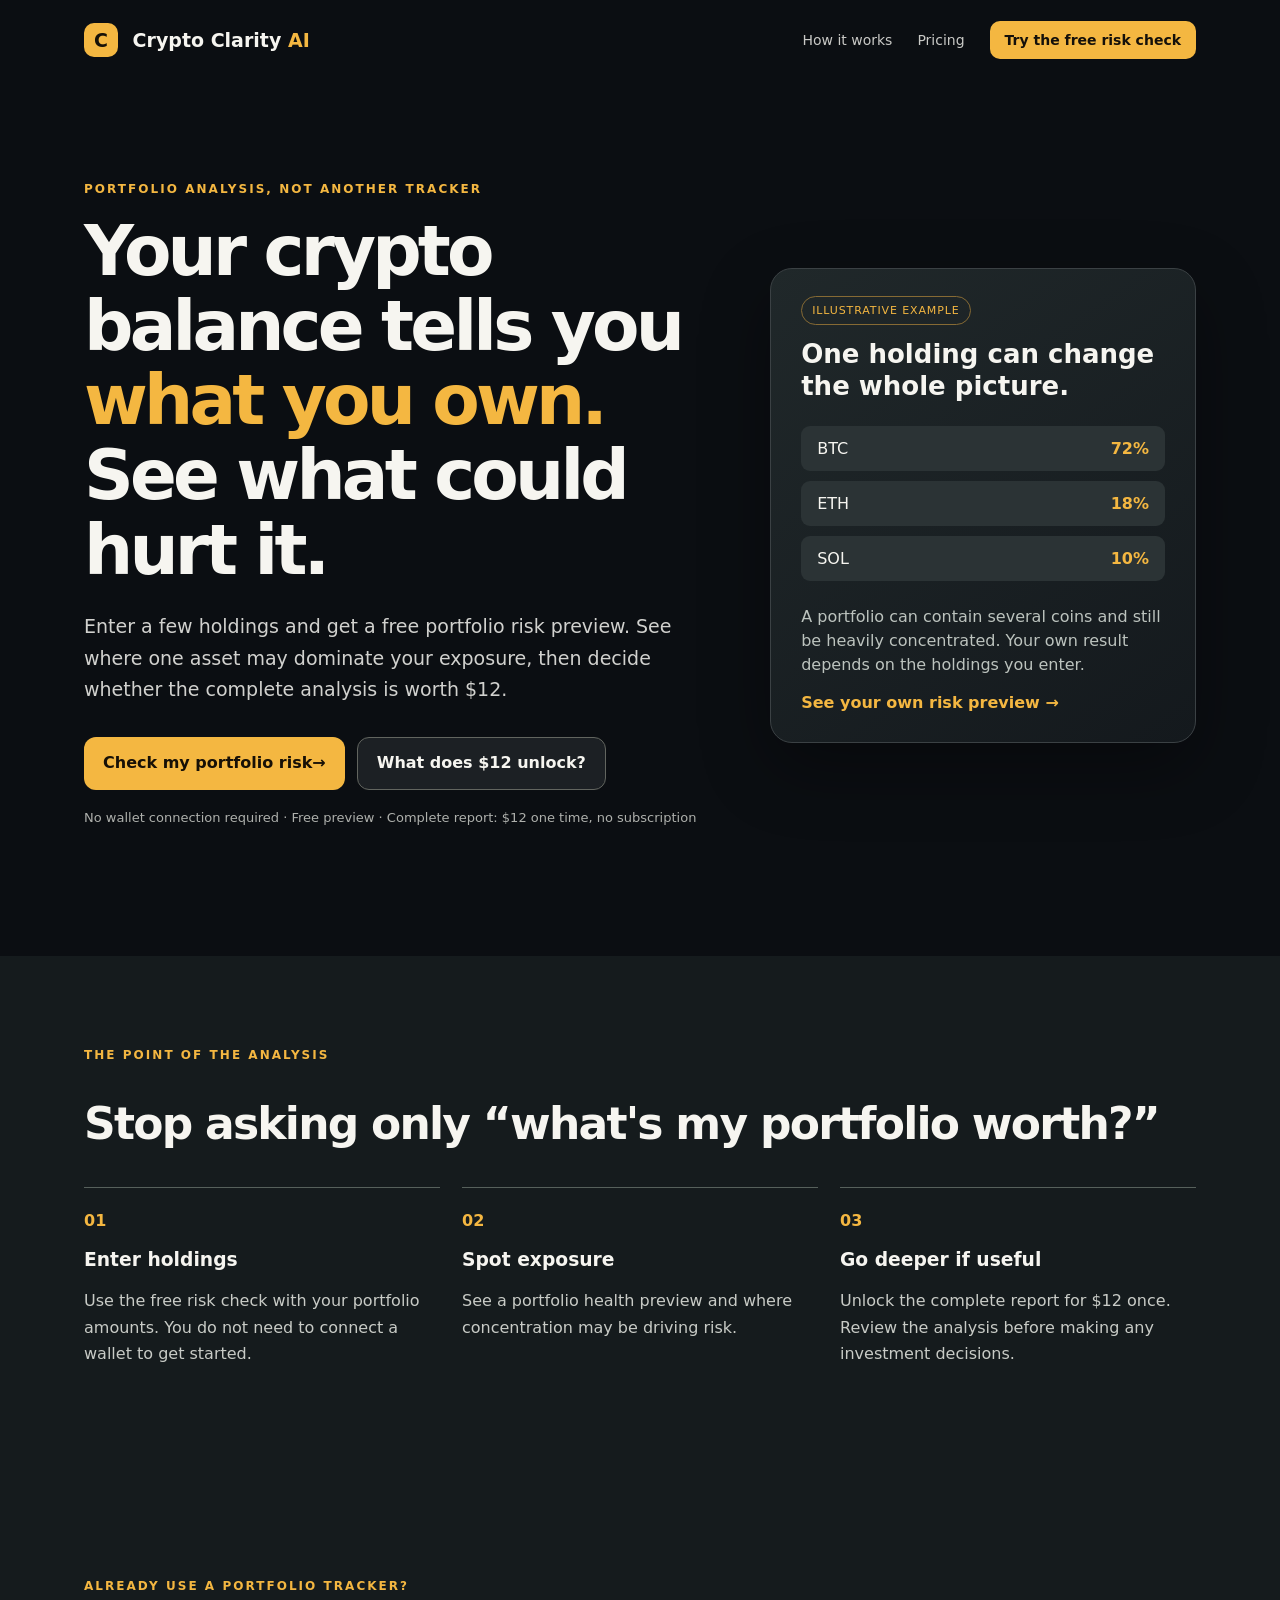
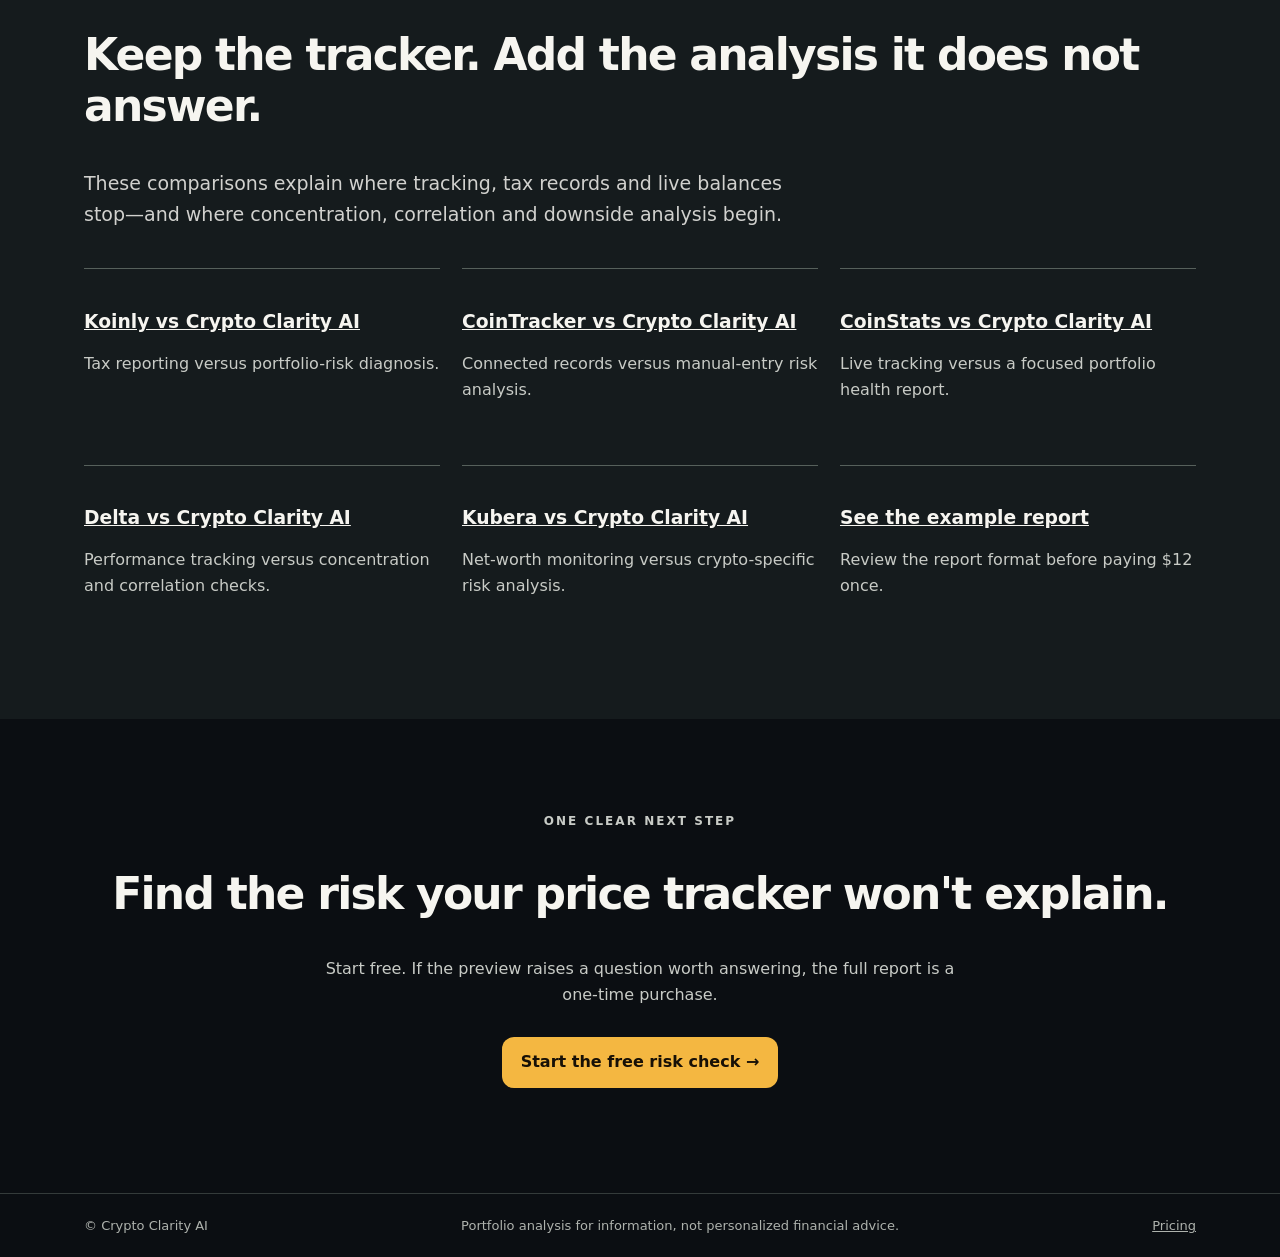
<file: index.html>
<!doctype html>
<html lang="en">
<head>
  <meta charset="utf-8">
  <meta name="viewport" content="width=device-width,initial-scale=1">
  <title>Crypto Clarity AI | Find the Risk Your Portfolio Is Hiding</title>
  <meta name="description" content="Analyze your crypto holdings for concentration and portfolio risk. Start with a free risk check, then unlock the complete report for $12 once. No subscription or wallet connection required.">
  <link rel="canonical" href="https://cryptoclarityai.com/">
  <meta property="og:type" content="website"><meta property="og:title" content="Crypto Clarity AI — analyze, don't just track"><meta property="og:description" content="Find concentration and portfolio risk in your holdings. Free preview; full report $12 once.">
  <meta property="og:url" content="https://cryptoclarityai.com/">
  <link rel="stylesheet" href="/offer-repair.css">
  <script async src="https://www.googletagmanager.com/gtag/js?id=G-L8SCC251CS"></script>
  <script>window.dataLayer=window.dataLayer||[];function gtag(){dataLayer.push(arguments)}gtag('js',new Date());gtag('config','G-L8SCC251CS');</script>
  <script type="application/ld+json">{"@context":"https://schema.org","@graph":[{"@type":"Organization","name":"Crypto Clarity AI","url":"https://cryptoclarityai.com/"},{"@type":"SoftwareApplication","name":"Crypto Clarity AI","applicationCategory":"FinanceApplication","operatingSystem":"Web","url":"https://cryptoclarityai.com/","description":"Crypto portfolio risk analyzer for concentration, correlation and hypothetical downside scenarios. Manual-entry preview; no wallet connection required.","offers":{"@type":"Offer","price":"12","priceCurrency":"USD","availability":"https://schema.org/InStock","url":"https://cryptoclarityai.com/pricing","description":"One-time lifetime access to the complete portfolio report; no subscription."}}]}</script>
</head>
<body>
  <a class="skip" href="#main">Skip to content</a>
  <header class="top"><a class="brand" href="/" aria-label="Crypto Clarity AI home"><span class="mark">C</span> Crypto Clarity <span class="muted">AI</span></a><nav aria-label="Main"><a href="#how">How it works</a><a href="/pricing">Pricing</a><a class="navcta" data-demo href="https://app.cryptoclarityai.com/demo">Try the free risk check</a></nav></header>
  <main id="main">
    <section class="hero wrap">
      <div class="hero-copy"><p class="eyebrow">PORTFOLIO ANALYSIS, NOT ANOTHER TRACKER</p><h1>Your crypto balance tells you <em>what you own.</em> See what could hurt it.</h1><p class="lead">Enter a few holdings and get a free portfolio risk preview. See where one asset may dominate your exposure, then decide whether the complete analysis is worth $12.</p><div class="actions"><a class="button primary" data-demo href="https://app.cryptoclarityai.com/demo">Check my portfolio risk <span aria-hidden="true">→</span></a><a class="button secondary" href="/pricing">What does $12 unlock?</a></div><p class="small">No wallet connection required · Free preview · Complete report: $12 one time, no subscription</p></div>
      <div class="card preview" aria-label="Illustrative portfolio risk preview"><span class="chip">ILLUSTRATIVE EXAMPLE</span><h2>One holding can change the whole picture.</h2><div class="sample"><div><span>BTC</span><strong>72%</strong></div><div><span>ETH</span><strong>18%</strong></div><div><span>SOL</span><strong>10%</strong></div></div><p class="notice">A portfolio can contain several coins and still be heavily concentrated. Your own result depends on the holdings you enter.</p><a data-demo href="https://app.cryptoclarityai.com/demo">See your own risk preview →</a></div>
    </section>
    <section class="band" id="how"><div class="wrap"><p class="eyebrow">THE POINT OF THE ANALYSIS</p><h2>Stop asking only “what's my portfolio worth?”</h2><div class="grid"><article><span class="num">01</span><h3>Enter holdings</h3><p>Use the free risk check with your portfolio amounts. You do not need to connect a wallet to get started.</p></article><article><span class="num">02</span><h3>Spot exposure</h3><p>See a portfolio health preview and where concentration may be driving risk.</p></article><article><span class="num">03</span><h3>Go deeper if useful</h3><p>Unlock the complete report for $12 once. Review the analysis before making any investment decisions.</p></article></div></div></section>
    <section class="band" aria-labelledby="compare-heading"><div class="wrap"><p class="eyebrow">ALREADY USE A PORTFOLIO TRACKER?</p><h2 id="compare-heading">Keep the tracker. Add the analysis it does not answer.</h2><p class="lead">These comparisons explain where tracking, tax records and live balances stop—and where concentration, correlation and downside analysis begin.</p><div class="grid"><article><h3><a href="/crypto-clarity-vs-koinly">Koinly vs Crypto Clarity AI</a></h3><p>Tax reporting versus portfolio-risk diagnosis.</p></article><article><h3><a href="/crypto-clarity-vs-cointracker">CoinTracker vs Crypto Clarity AI</a></h3><p>Connected records versus manual-entry risk analysis.</p></article><article><h3><a href="/crypto-clarity-vs-coinstats">CoinStats vs Crypto Clarity AI</a></h3><p>Live tracking versus a focused portfolio health report.</p></article><article><h3><a href="/crypto-clarity-vs-delta">Delta vs Crypto Clarity AI</a></h3><p>Performance tracking versus concentration and correlation checks.</p></article><article><h3><a href="/crypto-clarity-vs-kubera">Kubera vs Crypto Clarity AI</a></h3><p>Net-worth monitoring versus crypto-specific risk analysis.</p></article><article><h3><a href="/example-portfolio-report">See the example report</a></h3><p>Review the report format before paying $12 once.</p></article></div></div></section>
    <section class="wrap close"><p class="eyebrow">ONE CLEAR NEXT STEP</p><h2>Find the risk your price tracker won't explain.</h2><p>Start free. If the preview raises a question worth answering, the full report is a one-time purchase.</p><a class="button primary" data-demo href="https://app.cryptoclarityai.com/demo">Start the free risk check →</a></section>
  </main>
  <footer><div class="wrap foot"><span>© Crypto Clarity AI</span><span>Portfolio analysis for information, not personalized financial advice.</span><a href="/pricing">Pricing</a></div></footer>
  <script src="/offer-repair.js" defer></script>
</body></html>
</file>
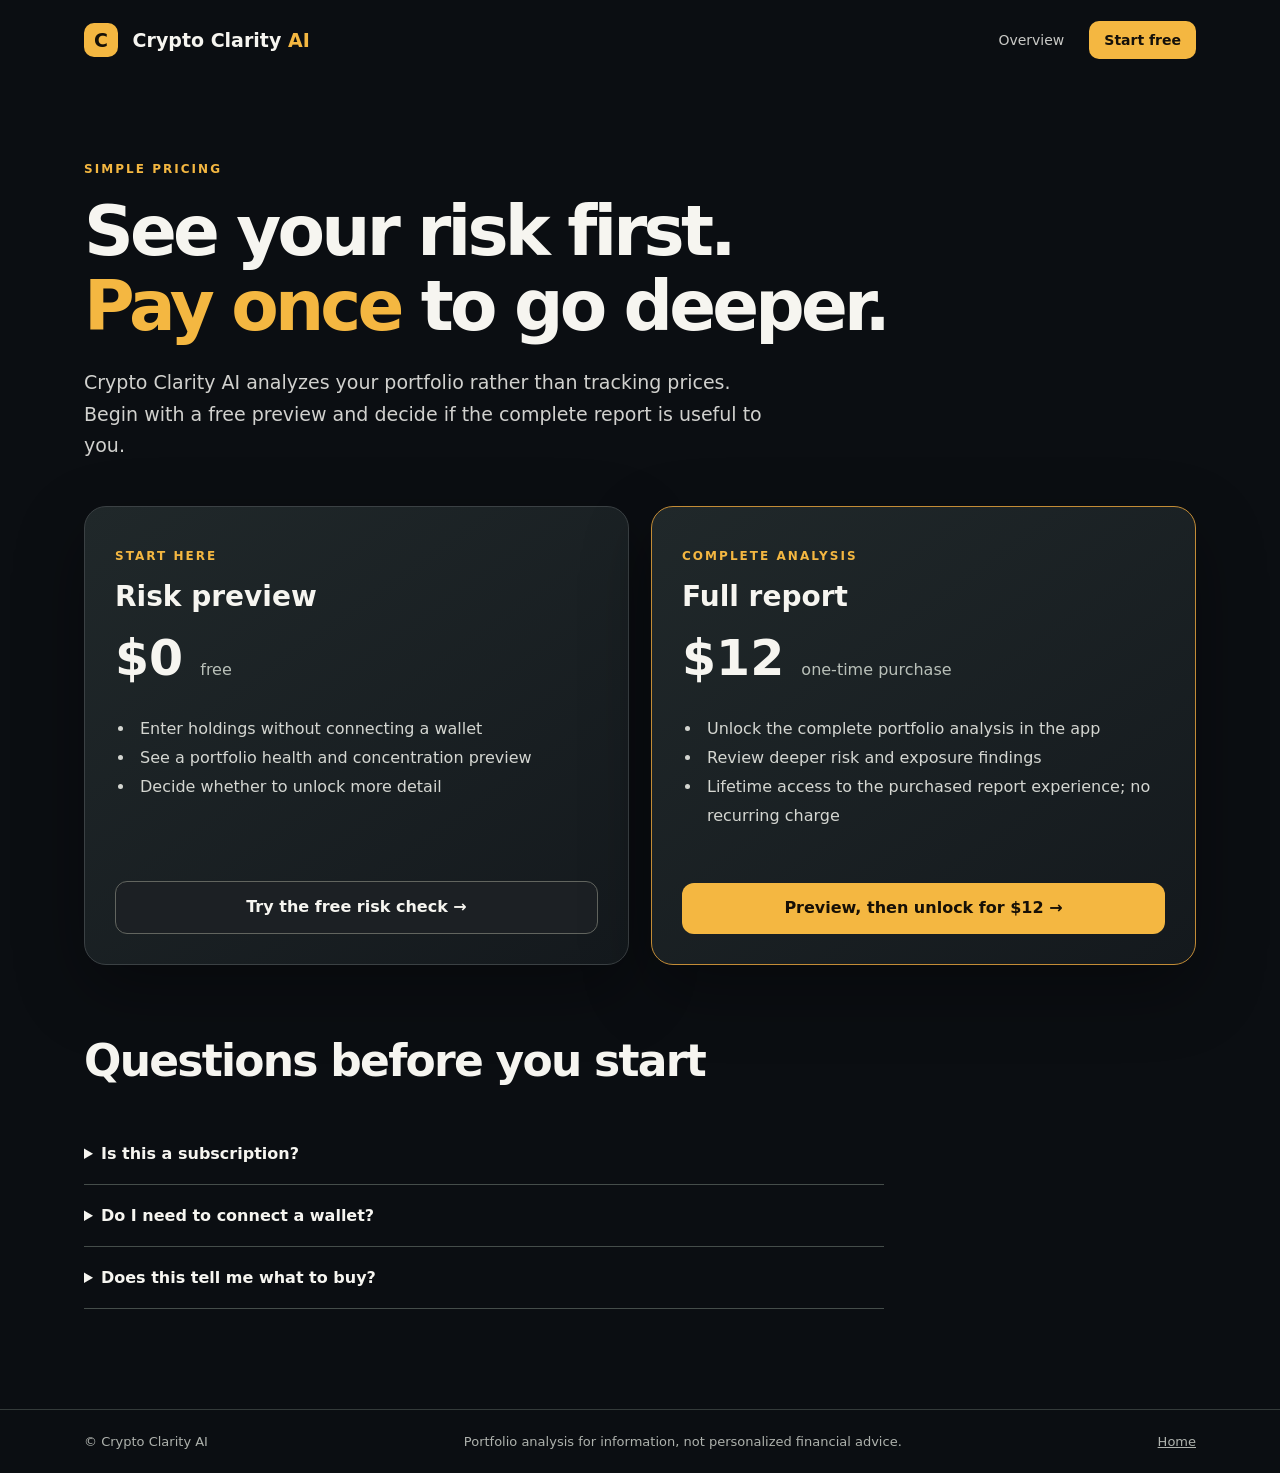
<file: pricing/index.html>
<!doctype html>
<html lang="en">
<head>
  <meta charset="utf-8"><meta name="viewport" content="width=device-width,initial-scale=1">
  <title>Pricing | $12 One-Time Full Report | Crypto Clarity AI</title>
  <meta name="description" content="Try the Crypto Clarity AI risk preview for free. Unlock the complete crypto portfolio analysis for $12 one time with no subscription.">
  <link rel="canonical" href="https://cryptoclarityai.com/pricing">
  <meta property="og:type" content="website"><meta property="og:title" content="Crypto Clarity AI pricing — $12 once"><meta property="og:description" content="Free portfolio risk preview; complete analysis for a $12 one-time purchase. No subscription.">
  <meta property="og:url" content="https://cryptoclarityai.com/pricing">
  <link rel="stylesheet" href="/offer-repair.css">
  <script async src="https://www.googletagmanager.com/gtag/js?id=G-L8SCC251CS"></script>
  <script>window.dataLayer=window.dataLayer||[];function gtag(){dataLayer.push(arguments)}gtag('js',new Date());gtag('config','G-L8SCC251CS');</script>
</head>
<body>
  <a class="skip" href="#main">Skip to content</a>
  <header class="top"><a class="brand" href="/" aria-label="Crypto Clarity AI home"><span class="mark">C</span> Crypto Clarity <span class="muted">AI</span></a><nav aria-label="Main"><a href="/">Overview</a><a class="navcta" data-demo href="https://app.cryptoclarityai.com/demo">Start free</a></nav></header>
  <main id="main" class="wrap pricing"><p class="eyebrow">SIMPLE PRICING</p><h1>See your risk first.<br><em>Pay once</em> to go deeper.</h1><p class="lead">Crypto Clarity AI analyzes your portfolio rather than tracking prices. Begin with a free preview and decide if the complete report is useful to you.</p><div class="plans">
    <article class="card plan"><p class="eyebrow">START HERE</p><h2>Risk preview</h2><p class="price">$0 <span>free</span></p><ul><li>Enter holdings without connecting a wallet</li><li>See a portfolio health and concentration preview</li><li>Decide whether to unlock more detail</li></ul><a class="button secondary" data-demo href="https://app.cryptoclarityai.com/demo">Try the free risk check →</a></article>
    <article class="card plan featured"><p class="eyebrow">COMPLETE ANALYSIS</p><h2>Full report</h2><p class="price">$12 <span>one-time purchase</span></p><ul><li>Unlock the complete portfolio analysis in the app</li><li>Review deeper risk and exposure findings</li><li>Lifetime access to the purchased report experience; no recurring charge</li></ul><a class="button primary" data-demo href="https://app.cryptoclarityai.com/demo">Preview, then unlock for $12 →</a></article>
  </div><section class="faq"><h2>Questions before you start</h2><details><summary>Is this a subscription?</summary><p>No. The full report is $12 once. The preview is free.</p></details><details><summary>Do I need to connect a wallet?</summary><p>No wallet connection is required to enter holdings for the risk check.</p></details><details><summary>Does this tell me what to buy?</summary><p>No. It surfaces portfolio risk for your review. It is informational analysis, not personalized financial advice.</p></details></section></main>
  <footer><div class="wrap foot"><span>© Crypto Clarity AI</span><span>Portfolio analysis for information, not personalized financial advice.</span><a href="/">Home</a></div></footer>
  <script src="/offer-repair.js" defer></script>
</body></html>
</file>
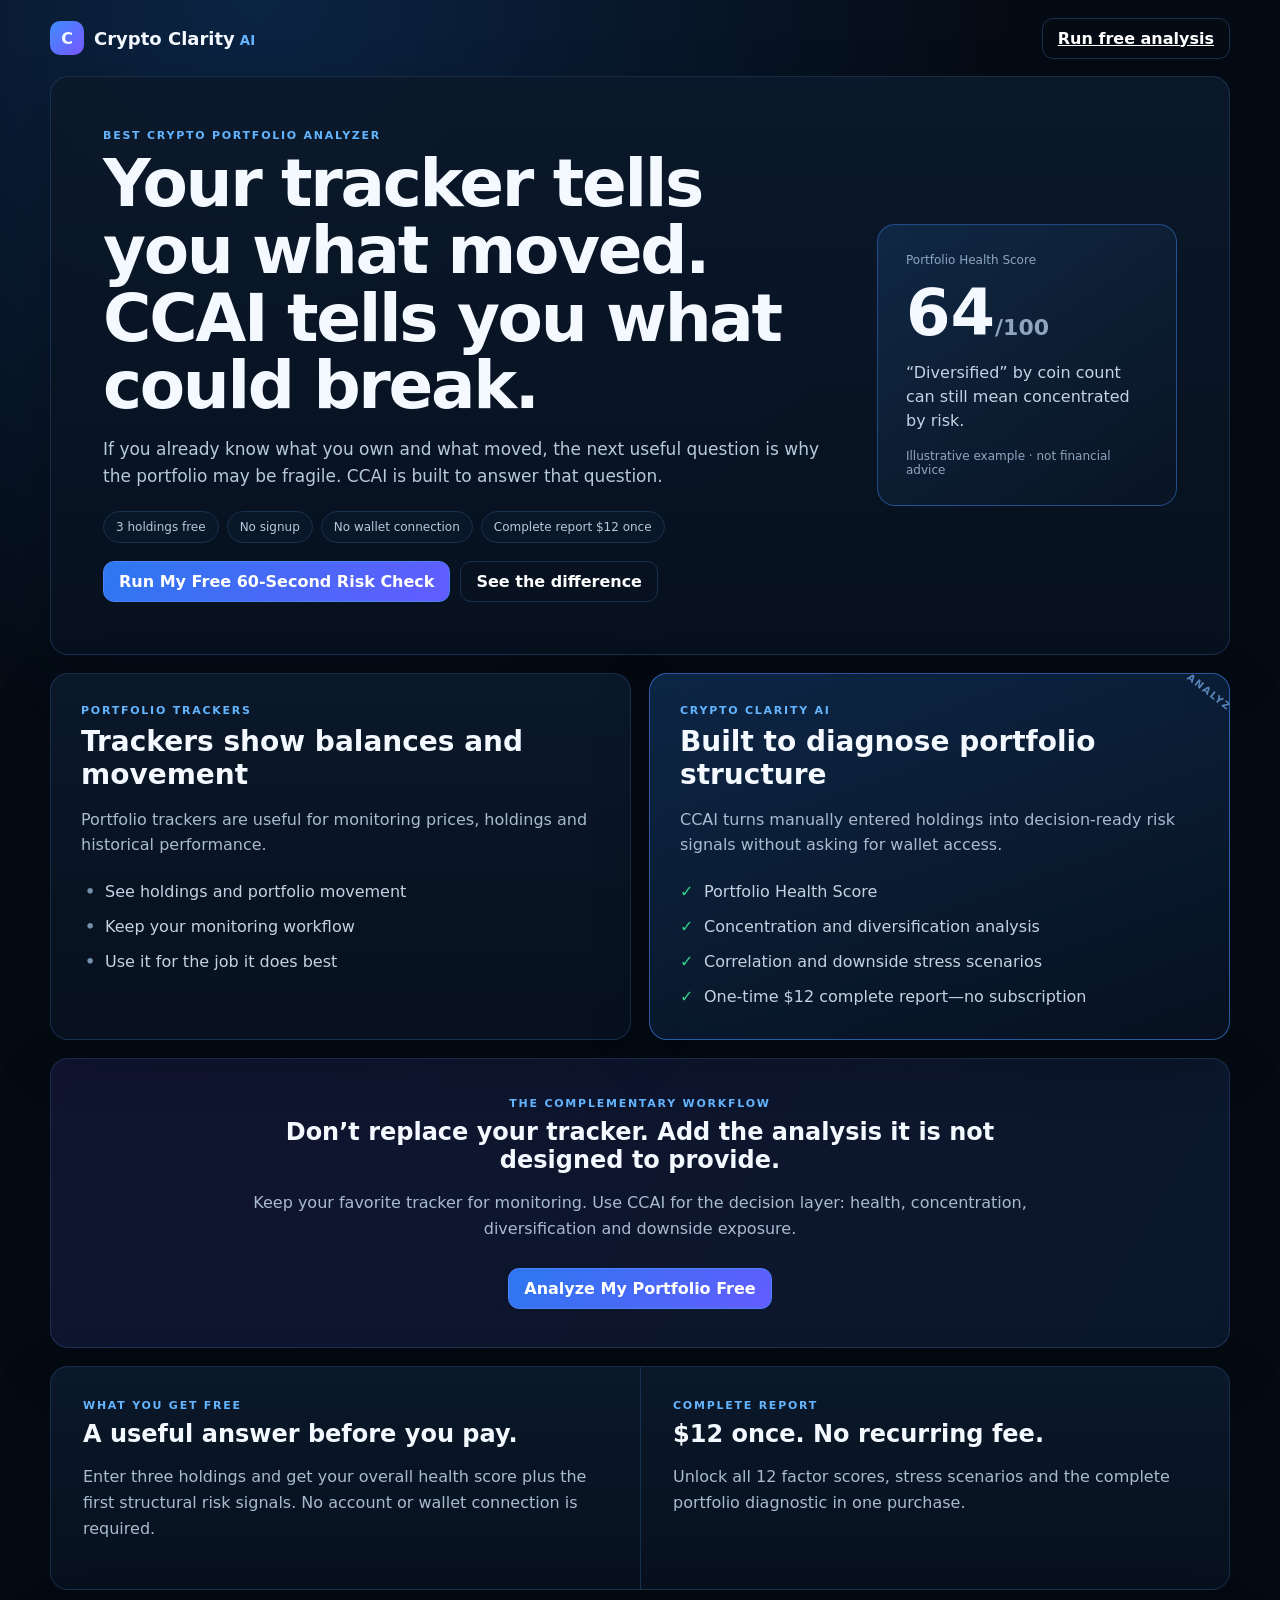
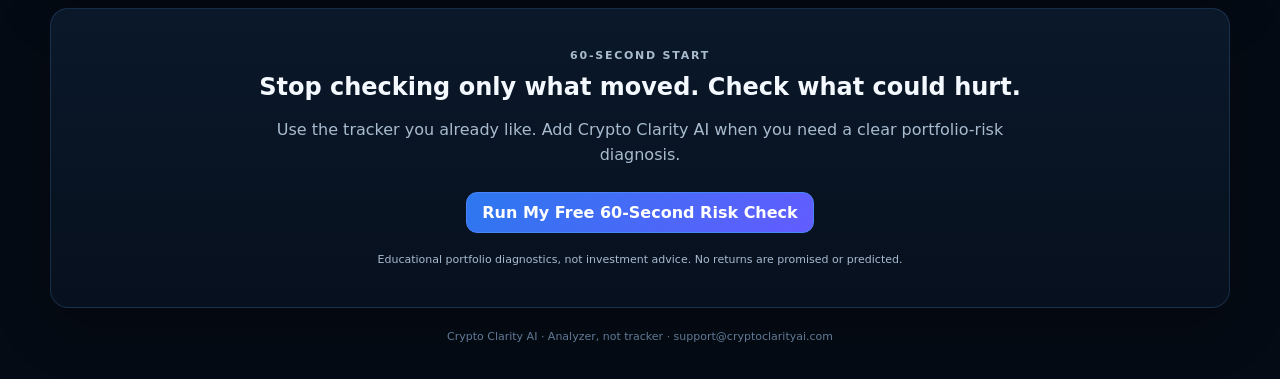
<file: compare.html>
<!doctype html>
<html lang="en">
<head>
  <meta charset="UTF-8" />
  <meta name="viewport" content="width=device-width, initial-scale=1.0" />
  <meta name="theme-color" content="#07111f" />
  <meta name="description" id="meta-description" content="Compare crypto portfolio tracking with Crypto Clarity AI's one-time portfolio risk analysis." />
  <link rel="canonical" id="canonical-link" href="https://app.cryptoclarityai.com/compare/best-crypto-portfolio-analyzer" />
  <meta property="og:title" id="og-title" content="Crypto Portfolio Analyzer vs Trackers | Crypto Clarity AI" />
  <meta property="og:description" id="og-description" content="Your tracker shows what moved. CCAI analyzes what could break." />
  <meta property="og:url" id="og-url" content="https://app.cryptoclarityai.com/compare/best-crypto-portfolio-analyzer" />
  <title>Crypto Portfolio Analyzer vs Trackers | Crypto Clarity AI</title>
  <link rel="stylesheet" href="/styles.css" />
  <script>
    !function(t,e){var o,n,p,r;e.__SV||(window.posthog=e,e._i=[],e.init=function(i,s,a){function g(t,e){var o=e.split(".");2==o.length&&(t=t[o[0]],e=o[1]),t[e]=function(){t.push([e].concat(Array.prototype.slice.call(arguments,0)))}}(p=t.createElement("script")).type="text/javascript",p.crossOrigin="anonymous",p.async=!0,p.src=s.api_host.replace(".i.posthog.com","-assets.i.posthog.com")+"/static/array.js",(r=t.getElementsByTagName("script")[0]).parentNode.insertBefore(p,r);var u=e;for(void 0!==a?u=e[a]=[]:a="posthog",u.people=u.people||[],u.toString=function(t){var e="posthog";return"posthog"!==a&&(e+="."+a),t||(e+=" (stub)"),e},u.people.toString=function(){return u.toString(1)+".people (stub)"},o="capture identify alias people.set people.set_once set_config register register_once unregister opt_out_capturing has_opted_out_capturing opt_in_capturing reset isFeatureEnabled onFeatureFlags getFeatureFlag getFeatureFlagPayload reloadFeatureFlags group updateEarlyAccessFeatureEnrollment getEarlyAccessFeatures getActiveMatchingSurveys getSurveys getNextSurveyStep onSessionId".split(" "),n=0;n<o.length;n++)g(u,o[n]);e._i.push([i,s,a])},e.__SV=1)}(document,window.posthog||[]);
    posthog.init('phc_yfGj2gCW6GdiF2PmV78kYWiWhodFVHKrC2s2zm96a6wd',{
      api_host:'https://us.i.posthog.com',defaults:'2026-05-30',autocapture:false,
      capture_pageview:true,capture_pageleave:true,disable_session_recording:true,
      persistence:'localStorage',person_profiles:'identified_only'
    });
    posthog.register({product:'crypto_clarity_ai',surface:'competitor_comparison',tracking_version:'ccai-funnel-v2'});
  </script>
</head>
<body>
  <div class="app-shell comparison-page">
    <header class="topbar">
      <a class="brand" href="/demo" aria-label="Crypto Clarity AI analyzer">
        <span class="brand-mark">C</span>
        <span><strong>Crypto Clarity</strong><small>AI</small></span>
      </a>
      <a class="btn btn-ghost comparison-cta" href="/demo?utm_source=comparison&amp;utm_medium=organic&amp;utm_campaign=competitor_exit_ramp&amp;utm_content=best_analyzer" data-location="nav">Run free analysis</a>
    </header>

    <main>
      <section class="panel comparison-hero">
        <div>
          <p class="eyebrow" id="comparison-eyebrow">TRACKER VS ANALYZER</p>
          <h1>Your tracker tells you what moved. CCAI tells you what could break.</h1>
          <p class="hero-copy" id="comparison-intro">Keep your current tracker for monitoring. Use Crypto Clarity AI when you want a focused diagnosis of concentration, diversification and downside risk across your holdings.</p>
          <div class="hero-badges">
            <span>3 holdings free</span><span>No signup</span><span>No wallet connection</span><span>Complete report $12 once</span>
          </div>
          <div class="hero-actions">
            <a class="btn btn-primary comparison-cta" href="/demo?utm_source=comparison&amp;utm_medium=organic&amp;utm_campaign=competitor_exit_ramp&amp;utm_content=best_analyzer" data-location="hero">Run My Free 60-Second Risk Check</a>
            <a class="btn btn-ghost" href="#difference">See the difference</a>
          </div>
        </div>
        <aside class="comparison-score-card" aria-label="Illustrative portfolio health score">
          <span>Portfolio Health Score</span>
          <strong>64<span>/100</span></strong>
          <p>“Diversified” by coin count can still mean concentrated by risk.</p>
          <small>Illustrative example · not financial advice</small>
        </aside>
      </section>

      <section id="difference" class="comparison-grid">
        <article class="panel comparison-card tracker-card">
          <p class="eyebrow" id="competitor-label">YOUR CURRENT TOOL</p>
          <h2 id="competitor-job-title">Built to monitor your portfolio</h2>
          <p id="competitor-job-copy">Useful for balances, prices and portfolio history.</p>
          <ul class="comparison-list">
            <li>See holdings and portfolio movement</li>
            <li>Keep your monitoring workflow</li>
            <li>Use it for the job it does best</li>
          </ul>
        </article>
        <article class="panel comparison-card analyzer-card">
          <p class="eyebrow">CRYPTO CLARITY AI</p>
          <h2>Built to diagnose portfolio structure</h2>
          <p>CCAI turns manually entered holdings into decision-ready risk signals without asking for wallet access.</p>
          <ul class="comparison-list check-list-compact">
            <li>Portfolio Health Score</li>
            <li>Concentration and diversification analysis</li>
            <li>Correlation and downside stress scenarios</li>
            <li>One-time $12 complete report—no subscription</li>
          </ul>
        </article>
      </section>

      <section class="panel bridge-card">
        <p class="eyebrow">THE COMPLEMENTARY WORKFLOW</p>
        <h2 id="bridge-title">Don’t replace your tracker. Add the analysis it is not designed to provide.</h2>
        <p id="bridge-copy">Track day to day in your existing tool. Run CCAI before reallocating, adding a new position or checking whether several coins are really one correlated bet.</p>
        <a class="btn btn-primary comparison-cta" href="/demo?utm_source=comparison&amp;utm_medium=organic&amp;utm_campaign=competitor_exit_ramp&amp;utm_content=best_analyzer" data-location="bridge">Analyze My Portfolio Free</a>
      </section>

      <section class="panel comparison-proof">
        <div>
          <p class="eyebrow">WHAT YOU GET FREE</p>
          <h2>A useful answer before you pay.</h2>
          <p>Enter three holdings and get your overall health score plus the first structural risk signals. No account or wallet connection is required.</p>
        </div>
        <div>
          <p class="eyebrow">COMPLETE REPORT</p>
          <h2>$12 once. No recurring fee.</h2>
          <p>Unlock all 12 factor scores, stress scenarios and the complete portfolio diagnostic in one purchase.</p>
        </div>
      </section>

      <section class="panel final-cta">
        <p class="eyebrow">60-SECOND START</p>
        <h2>Stop checking only what moved. Check what could hurt.</h2>
        <p>Use the tracker you already like. Add Crypto Clarity AI when you need a clear portfolio-risk diagnosis.</p>
        <a class="btn btn-primary comparison-cta" href="/demo?utm_source=comparison&amp;utm_medium=organic&amp;utm_campaign=competitor_exit_ramp&amp;utm_content=best_analyzer" data-location="final">Run My Free 60-Second Risk Check</a>
        <p class="status-note">Educational portfolio diagnostics, not investment advice. No returns are promised or predicted.</p>
      </section>
    </main>

    <footer>Crypto Clarity AI · Analyzer, not tracker · support@cryptoclarityai.com</footer>
  </div>
  <script src="/compare.js"></script>
</body>
</html>
</file>
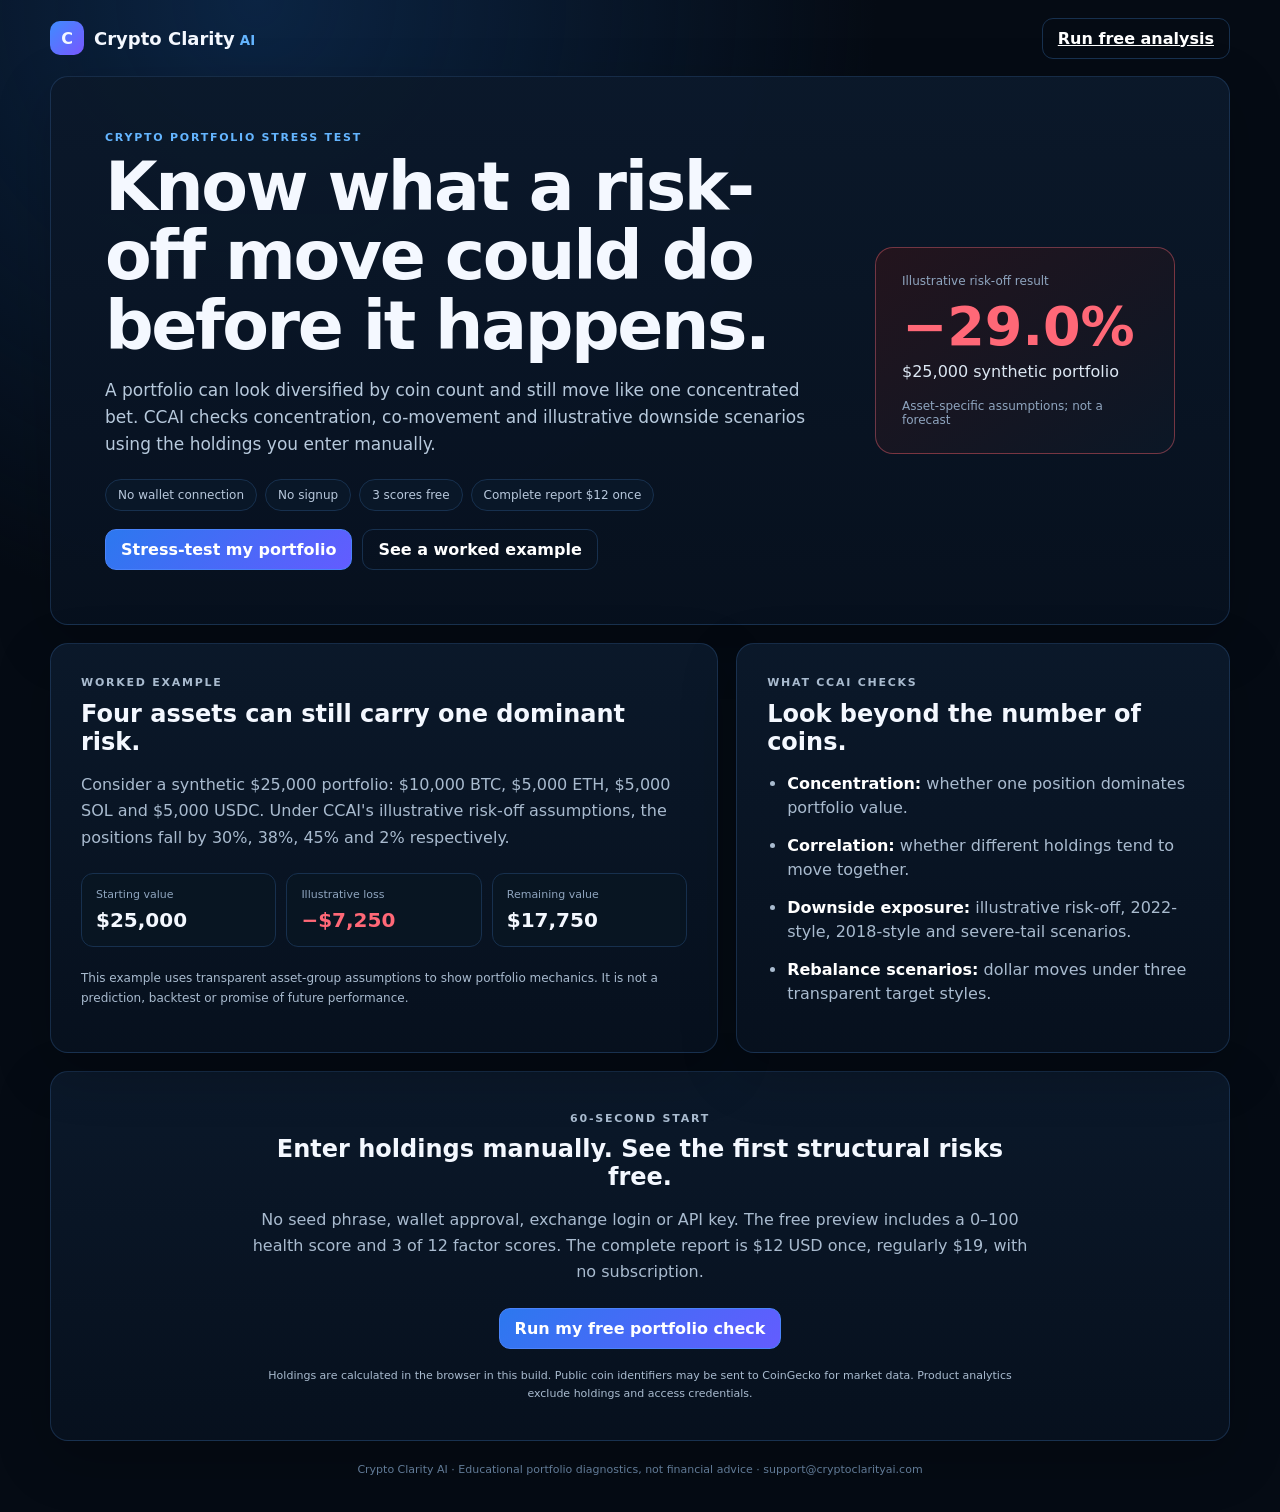
<file: stress-test.html>
<!doctype html>
<html lang="en">
<head>
  <meta charset="UTF-8" />
  <meta name="viewport" content="width=device-width, initial-scale=1.0" />
  <meta name="theme-color" content="#07111f" />
  <meta name="description" content="See how concentration and correlated holdings can amplify a crypto selloff. Run a free CCAI portfolio health preview without connecting a wallet." />
  <link rel="canonical" href="https://app.cryptoclarityai.com/stress-test" />
  <meta property="og:title" content="How exposed is your crypto portfolio to the next risk-off move?" />
  <meta property="og:description" content="A practical crypto portfolio stress-test guide from Crypto Clarity AI." />
  <meta property="og:url" content="https://app.cryptoclarityai.com/stress-test" />
  <title>Crypto Portfolio Stress Test Guide | Crypto Clarity AI</title>
  <link rel="stylesheet" href="./styles.css" />
  <script>
    !function(t,e){var o,n,p,r;e.__SV||(window.posthog=e,e._i=[],e.init=function(i,s,a){function g(t,e){var o=e.split(".");2==o.length&&(t=t[o[0]],e=o[1]),t[e]=function(){t.push([e].concat(Array.prototype.slice.call(arguments,0)))}}(p=t.createElement("script")).type="text/javascript",p.crossOrigin="anonymous",p.async=!0,p.src=s.api_host.replace(".i.posthog.com","-assets.i.posthog.com")+"/static/array.js",(r=t.getElementsByTagName("script")[0]).parentNode.insertBefore(p,r);var u=e;for(void 0!==a?u=e[a]=[]:a="posthog",u.people=u.people||[],u.toString=function(t){var e="posthog";return"posthog"!==a&&(e+="."+a),t||(e+=" (stub)"),e},u.people.toString=function(){return u.toString(1)+".people (stub)"},o="capture identify alias people.set people.set_once set_config register register_once unregister opt_out_capturing has_opted_out_capturing opt_in_capturing reset isFeatureEnabled onFeatureFlags getFeatureFlag getFeatureFlagPayload reloadFeatureFlags group updateEarlyAccessFeatureEnrollment getEarlyAccessFeatures getActiveMatchingSurveys getSurveys getNextSurveyStep onSessionId".split(" "),n=0;n<o.length;n++)g(u,o[n]);e._i.push([i,s,a])},e.__SV=1)}(document,window.posthog||[]);
    posthog.init('phc_yfGj2gCW6GdiF2PmV78kYWiWhodFVHKrC2s2zm96a6wd',{
      api_host:'https://us.i.posthog.com',defaults:'2026-05-30',autocapture:false,
      capture_pageview:true,capture_pageleave:true,disable_session_recording:true,
      persistence:'localStorage',person_profiles:'identified_only'
    });
    posthog.register({product:'crypto_clarity_ai',surface:'stress_test_campaign',tracking_version:'ccai-funnel-v2'});
  </script>
</head>
<body>
  <div class="app-shell campaign-page">
    <header class="topbar">
      <a class="brand" href="./" aria-label="Crypto Clarity AI home">
        <span class="brand-mark">C</span>
        <span><strong>Crypto Clarity</strong><small>AI</small></span>
      </a>
      <a class="btn btn-ghost" href="./?utm_source=ccai&utm_medium=owned&utm_campaign=risk_off_stress_test&utm_content=nav" data-campaign-cta="nav">Run free analysis</a>
    </header>

    <main>
      <section class="campaign-hero panel">
        <div>
          <p class="eyebrow">CRYPTO PORTFOLIO STRESS TEST</p>
          <h1>Know what a risk-off move could do before it happens.</h1>
          <p class="hero-copy">A portfolio can look diversified by coin count and still move like one concentrated bet. CCAI checks concentration, co-movement and illustrative downside scenarios using the holdings you enter manually.</p>
          <div class="hero-badges">
            <span>No wallet connection</span><span>No signup</span><span>3 scores free</span><span>Complete report $12 once</span>
          </div>
          <div class="hero-actions">
            <a class="btn btn-primary" href="./?utm_source=ccai&utm_medium=owned&utm_campaign=risk_off_stress_test&utm_content=hero" data-campaign-cta="hero">Stress-test my portfolio</a>
            <a class="btn btn-ghost" href="#example">See a worked example</a>
          </div>
        </div>
        <div class="shock-card" aria-label="Illustrative risk-off scenario">
          <span>Illustrative risk-off result</span>
          <strong>−29.0%</strong>
          <p>$25,000 synthetic portfolio</p>
          <small>Asset-specific assumptions; not a forecast</small>
        </div>
      </section>

      <section id="example" class="campaign-content">
        <article class="panel explainer-card">
          <p class="eyebrow">WORKED EXAMPLE</p>
          <h2>Four assets can still carry one dominant risk.</h2>
          <p>Consider a synthetic $25,000 portfolio: $10,000 BTC, $5,000 ETH, $5,000 SOL and $5,000 USDC. Under CCAI's illustrative risk-off assumptions, the positions fall by 30%, 38%, 45% and 2% respectively.</p>
          <div class="scenario-result">
            <div><span>Starting value</span><strong>$25,000</strong></div>
            <div><span>Illustrative loss</span><strong class="loss">−$7,250</strong></div>
            <div><span>Remaining value</span><strong>$17,750</strong></div>
          </div>
          <p class="muted small">This example uses transparent asset-group assumptions to show portfolio mechanics. It is not a prediction, backtest or promise of future performance.</p>
        </article>

        <article class="panel explainer-card">
          <p class="eyebrow">WHAT CCAI CHECKS</p>
          <h2>Look beyond the number of coins.</h2>
          <ul class="check-list">
            <li><strong>Concentration:</strong> whether one position dominates portfolio value.</li>
            <li><strong>Correlation:</strong> whether different holdings tend to move together.</li>
            <li><strong>Downside exposure:</strong> illustrative risk-off, 2022-style, 2018-style and severe-tail scenarios.</li>
            <li><strong>Rebalance scenarios:</strong> dollar moves under three transparent target styles.</li>
          </ul>
        </article>
      </section>

      <section class="panel final-cta">
        <p class="eyebrow">60-SECOND START</p>
        <h2>Enter holdings manually. See the first structural risks free.</h2>
        <p>No seed phrase, wallet approval, exchange login or API key. The free preview includes a 0–100 health score and 3 of 12 factor scores. The complete report is $12 USD once, regularly $19, with no subscription.</p>
        <a class="btn btn-primary" href="./?utm_source=ccai&utm_medium=owned&utm_campaign=risk_off_stress_test&utm_content=final" data-campaign-cta="final">Run my free portfolio check</a>
        <p class="status-note">Holdings are calculated in the browser in this build. Public coin identifiers may be sent to CoinGecko for market data. Product analytics exclude holdings and access credentials.</p>
      </section>
    </main>

    <footer>Crypto Clarity AI · Educational portfolio diagnostics, not financial advice · support@cryptoclarityai.com</footer>
  </div>
  <script type="module" src="./campaign.js"></script>
</body>
</html>
</file>
<file: offer-repair.css>
:root{color-scheme:dark;font-family:Inter,ui-sans-serif,system-ui,-apple-system,BlinkMacSystemFont,"Segoe UI",sans-serif;background:#0b0e12;color:#f6f5f0}*{box-sizing:border-box}html{scroll-behavior:smooth}body{margin:0}a{color:inherit}a:focus-visible,summary:focus-visible{outline:3px solid #f8be55;outline-offset:4px}.skip{position:absolute;left:-9999px;top:10px}.skip:focus{left:10px;z-index:20;background:#fff;color:#111;padding:10px}.wrap{max-width:1160px;padding:0 24px;margin:auto}.top{max-width:1160px;margin:auto;padding:21px 24px;display:flex;align-items:center;justify-content:space-between;gap:20px}.brand{text-decoration:none;font-weight:800;font-size:19px;white-space:nowrap}.mark{display:inline-grid;place-items:center;background:#f4b741;color:#171208;border-radius:10px;width:34px;height:34px;margin-right:8px}.muted{color:#f4b741}nav{display:flex;align-items:center;gap:25px;font-size:14px}nav a{text-decoration:none;color:#c9c9c6}nav a:hover,.preview a:hover{color:#f4b741}.navcta{color:#14100a;background:#f4b741;padding:11px 15px;border-radius:10px;font-weight:800}.hero{display:grid;grid-template-columns:1.25fr .85fr;gap:60px;align-items:center;padding-top:90px;padding-bottom:115px}.eyebrow{font-size:12px;letter-spacing:.17em;font-weight:800;color:#f4b741}.hero h1,.pricing h1{font-size:clamp(42px,5.4vw,75px);line-height:1.08;letter-spacing:-.055em;margin:18px 0 24px}em{font-style:normal;color:#f4b741}.lead{font-size:19px;line-height:1.65;color:#d1d1ce;max-width:700px}.actions{display:flex;gap:12px;flex-wrap:wrap;margin-top:32px}.button{display:inline-flex;justify-content:center;align-items:center;text-align:center;padding:15px 19px;border-radius:12px;text-decoration:none;font-weight:800;line-height:1.3}.primary{color:#171006;background:#f4b741}.primary:hover,.navcta:hover{background:#ffd17b;color:#171006}.secondary{border:1px solid #62655f;background:#1c2024}.secondary:hover{border-color:#f4b741}.small{color:#aeb0ac;font-size:13px;line-height:1.5;margin-top:18px}.card{border:1px solid #3b4144;background:linear-gradient(145deg,#20282a,#14191d);border-radius:22px;padding:30px;box-shadow:0 25px 70px #0005}.preview h2{font-size:26px;line-height:1.2}.chip{font-size:11px;color:#f4b741;border:1px solid #866a34;border-radius:99px;padding:7px 10px;letter-spacing:.08em}.sample{margin:24px 0;display:grid;gap:10px}.sample div{display:flex;justify-content:space-between;padding:13px 16px;border-radius:9px;background:#2b3335}.sample strong{color:#f4b741}.notice{color:#bcc3be;line-height:1.5}.preview a{color:#f4b741;text-decoration:none;font-weight:700}.band{background:#151b1d;padding:80px 0}.band h2,.close h2,.faq h2{font-size:clamp(29px,4vw,44px);letter-spacing:-.04em}.grid{display:grid;grid-template-columns:repeat(3,1fr);gap:22px;margin-top:38px}.grid article{border-top:1px solid #56605b;padding:23px 0}.grid p,.close p,.faq p{line-height:1.65;color:#c8cbc6}.num{color:#f4b741;font-weight:800}.close{text-align:center;padding-top:93px;padding-bottom:105px}.close p{max-width:650px;margin:0 auto 29px}footer{border-top:1px solid #343b3a;color:#aeb2ad;font-size:13px}.foot{padding-top:24px;padding-bottom:24px;display:flex;justify-content:space-between;gap:18px;flex-wrap:wrap}.pricing{padding-top:70px;padding-bottom:100px}.pricing h1{max-width:840px}.plans{display:grid;grid-template-columns:1fr 1fr;gap:22px;margin:45px 0 70px}.plan{display:flex;flex-direction:column}.plan h2{font-size:28px;margin:5px 0}.featured{border-color:#c38c36}.price{font-size:49px;font-weight:800;margin:12px 0}.price span{font-size:16px;color:#b9c0b9;font-weight:500}.plan ul{padding-left:20px;color:#d4d6d1;line-height:1.8;min-height:150px}.plan li{padding-left:5px}.plan .button{margin-top:auto}.faq{max-width:800px}.faq details{border-bottom:1px solid #454d4a;padding:21px 0}.faq summary{font-weight:750;cursor:pointer}.faq p{margin-bottom:0}@media(max-width:800px){.hero,.plans{grid-template-columns:1fr;gap:28px}.hero{padding-top:50px;padding-bottom:75px}.grid{grid-template-columns:1fr;gap:0}.top nav a:not(.navcta){display:none}.top{padding:14px 18px}.brand{font-size:16px}.navcta{font-size:12px;padding:10px}.wrap{padding-left:20px;padding-right:20px}.pricing{padding-top:45px}.plan ul{min-height:0}}@media(max-width:360px){.top{flex-wrap:wrap}.top nav{width:100%}.navcta{display:block}}
</file>
<file: styles.css>
:root {
  --bg: #050b14;
  --panel: #091423;
  --panel-2: #0d1b2d;
  --line: #17304e;
  --text: #f4f8ff;
  --muted: #8fa5bf;
  --blue: #3f8cff;
  --blue-2: #64b5ff;
  --green: #31d18b;
  --yellow: #f6c85f;
  --red: #ff6877;
  --radius: 18px;
  font-family: Inter, ui-sans-serif, system-ui, -apple-system, BlinkMacSystemFont, "Segoe UI", sans-serif;
  color: var(--text);
  background: var(--bg);
}
* { box-sizing: border-box; }
html { scroll-behavior: smooth; }
body { margin: 0; background: radial-gradient(circle at 20% 0%, #0b2443 0, transparent 34%), var(--bg); min-height: 100vh; }
button, input { font: inherit; }
button { cursor: pointer; }
.app-shell { width: min(1480px, calc(100% - 28px)); margin: 0 auto; }
.topbar { height: 76px; display:flex; align-items:center; justify-content:space-between; gap:16px; }
.brand { color:var(--text); text-decoration:none; display:flex; align-items:center; gap:10px; }
.brand-mark { display:grid; place-items:center; width:34px; height:34px; border-radius:10px; background:linear-gradient(135deg,var(--blue),#7857ff); font-weight:900; }
.brand strong { font-size:18px; }.brand small { color:var(--blue-2); margin-left:5px; font-weight:800; }
.topbar-actions { display:flex; align-items:center; gap:10px; }
.text-link { color:#b8c8dc; font-size:12px; font-weight:750; text-decoration:none; }.text-link:hover{color:white}
.privacy-pill, .hero-badges span { border:1px solid var(--line); background:#091728; color:#b8c8dc; border-radius:999px; padding:8px 12px; font-size:12px; }
.panel { border:1px solid rgba(67,126,190,.25); background:linear-gradient(180deg,rgba(11,25,43,.97),rgba(7,17,31,.96)); border-radius:var(--radius); box-shadow:0 18px 55px rgba(0,0,0,.22); }
.hero { padding:34px; display:grid; grid-template-columns:minmax(0,1fr) 300px; gap:36px; align-items:center; }
.eyebrow { margin:0 0 8px; color:var(--blue-2); font-size:11px; font-weight:900; letter-spacing:.16em; }
h1 { margin:0; font-size:clamp(34px,5vw,64px); line-height:1.02; max-width:850px; letter-spacing:-.035em; }
h2 { margin:0; font-size:24px; } h3 { margin:20px 0 12px; font-size:16px; }
.hero-copy { color:#b7c9dc; font-size:17px; line-height:1.6; max-width:900px; }
.hero-badges { display:flex; flex-wrap:wrap; gap:8px; margin-top:20px; }
.hero-actions { display:flex; flex-wrap:wrap; gap:10px; margin-top:18px; }.hero-actions .btn{text-decoration:none;display:inline-flex;align-items:center;justify-content:center}
.hero-score-card { min-height:220px; border-radius:18px; padding:24px; background:linear-gradient(145deg,#102844,#0a1626); border:1px solid #23496f; display:flex; flex-direction:column; justify-content:center; }
.hero-score { display:flex; align-items:baseline; gap:5px; margin:8px 0; }.hero-score strong { font-size:70px; line-height:1; }.hero-score span { color:var(--muted); }
.rating { display:inline-flex; width:max-content; padding:6px 10px; border-radius:8px; font-size:12px; font-weight:800; }.rating.neutral{background:#243348;color:#b9c5d5}.rating.good{background:rgba(49,209,139,.14);color:var(--green)}.rating.warn{background:rgba(246,200,95,.14);color:var(--yellow)}.rating.bad{background:rgba(255,104,119,.14);color:var(--red)}
.workspace-grid { display:grid; grid-template-columns:380px minmax(0,1fr); gap:18px; margin-top:18px; align-items:start; }
.input-panel,.results-panel,.methodology-note { padding:24px; }.input-panel { position:sticky; top:12px; }
.section-heading { display:flex; align-items:center; justify-content:space-between; gap:16px; }.section-heading.compact { align-items:flex-start; }
.muted { color:var(--muted); }.small { font-size:12px; line-height:1.5; }
.icon-btn { width:34px;height:34px;border-radius:10px;border:1px solid var(--line);color:white;background:#10243b;font-size:20px; }
.holdings-rows { display:flex; flex-direction:column; gap:10px; margin:18px 0; }
.holding-row { display:grid; grid-template-columns:68px 1fr 70px 34px; gap:7px; align-items:center; }
.holding-row input { width:100%; min-width:0; background:#07111f; color:white; border:1px solid #1b3655; border-radius:10px; padding:10px; outline:none; }.holding-row input:focus{border-color:var(--blue)}
.holding-row .apy-wrap { position:relative; }.holding-row .apy-wrap::after{content:"%";position:absolute;right:9px;top:10px;color:var(--muted);font-size:12px}.holding-row .apy-wrap input{padding-right:22px}
.remove-btn { width:34px;height:34px;border:0;border-radius:10px;background:#24141c;color:#ff8a94; }
.input-summary { display:flex; justify-content:space-between; border-top:1px solid var(--line); padding-top:14px; margin-top:4px; font-size:13px; }
.btn { border-radius:11px; padding:10px 15px; border:1px solid var(--line); color:white; background:#10243b; font-weight:750; }.btn:hover{filter:brightness(1.08)}.btn-primary{background:linear-gradient(135deg,#2c78ef,#635cff);border-color:#4a83fa}.btn-ghost{background:transparent}.btn-wide{width:100%;margin-top:16px;padding:13px}
.status-note { color:#7892ae; font-size:11px; line-height:1.5; margin:12px 0 0; }
.tabs { display:flex; gap:5px; margin:18px 0; border-bottom:1px solid var(--line); overflow:auto; }.tab{border:0;background:transparent;color:#8ea4bd;padding:10px 12px;border-bottom:2px solid transparent;white-space:nowrap}.tab.active{color:white;border-color:var(--blue)}.tab-panel{display:none}.tab-panel.active{display:block}
.kpi-grid { display:grid; grid-template-columns:repeat(4,minmax(0,1fr)); gap:10px; }.kpi{padding:16px;border:1px solid var(--line);border-radius:14px;background:#081522}.kpi span,.kpi small{display:block;color:var(--muted);font-size:11px}.kpi strong{display:block;font-size:28px;margin:5px 0}
.score-layout { display:grid; grid-template-columns:1.2fr .8fr; gap:24px; }
.dimension-grid { display:grid; grid-template-columns:repeat(2,minmax(0,1fr)); gap:9px; }.dimension-card{padding:13px;border:1px solid var(--line);border-radius:12px;background:#081522}.dimension-top{display:flex;justify-content:space-between;gap:8px;font-size:12px}.score-bar{height:6px;background:#14283e;border-radius:99px;margin-top:10px;overflow:hidden}.score-fill{height:100%;border-radius:99px;background:linear-gradient(90deg,#ff6877,#f6c85f 45%,#31d18b)}
.allocation-bars{display:flex;flex-direction:column;gap:10px}.allocation-row{display:grid;grid-template-columns:52px 1fr 54px;gap:8px;align-items:center;font-size:12px}.allocation-track{height:9px;background:#14283e;border-radius:99px;overflow:hidden}.allocation-fill{height:100%;background:linear-gradient(90deg,var(--blue),#7a64ff);border-radius:99px}
.insights { display:flex; flex-direction:column; gap:8px; margin-top:16px; }.insight{padding:12px;border-left:3px solid var(--blue);background:#091a2a;border-radius:7px;font-size:12px;line-height:1.45}.insight.warn{border-color:var(--yellow)}.insight.bad{border-color:var(--red)}
.empty-state { color:#7189a5; border:1px dashed #1a3657; border-radius:12px; padding:20px; font-size:12px; }
.stress-grid { display:grid;grid-template-columns:repeat(4,minmax(0,1fr));gap:10px }.stress-card{padding:15px;border:1px solid var(--line);border-radius:12px;background:#081522}.stress-card span,.stress-card small{display:block;color:var(--muted);font-size:11px}.stress-card strong{display:block;color:var(--red);font-size:20px;margin:6px 0}.stress-card em{font-style:normal;color:#dbe7f5;font-size:12px}
.table-wrap{overflow:auto;border:1px solid var(--line);border-radius:12px}.table-wrap table{width:100%;border-collapse:collapse;font-size:12px}.table-wrap th,.table-wrap td{text-align:left;padding:10px 12px;border-bottom:1px solid #132b46;white-space:nowrap}.table-wrap th{color:#8ea4bd;font-weight:700;background:#081522}.table-wrap tr:last-child td{border-bottom:0}
.strategy-picker{display:flex;gap:7px;flex-wrap:wrap;margin-top:8px}.strategy{border:1px solid var(--line);background:#081522;color:#8ea4bd;padding:9px 12px;border-radius:10px}.strategy.active{background:#12325b;color:white;border-color:#2d70bc}
.rebalance-summary{margin:16px 0;padding:16px;border:1px solid var(--line);border-radius:12px;background:#081522}.move-buy{color:var(--green);font-weight:800}.move-sell{color:var(--red);font-weight:800}.move-hold{color:var(--muted)}
.future-controls{display:grid;grid-template-columns:1fr 1fr;gap:14px;margin:10px 0 18px}.future-controls label{display:flex;flex-direction:column;gap:7px;color:var(--muted);font-size:12px}.future-controls input[type="number"]{background:#07111f;color:white;border:1px solid var(--line);border-radius:10px;padding:10px}.future-controls input[type="range"]{width:100%}
.future-grid{display:grid;grid-template-columns:repeat(3,minmax(0,1fr));gap:10px}.future-card{padding:18px;border:1px solid var(--line);border-radius:14px;background:#081522}.future-card span{font-size:12px;color:var(--muted)}.future-card strong{display:block;font-size:26px;margin:8px 0}.future-card small{color:#89a2bd}
.methodology-note{margin:18px 0;padding:28px}.methodology-note p{max-width:1000px;line-height:1.6;color:#a9bbcf}footer{text-align:center;color:#617a96;font-size:11px;padding:22px 0 36px}
.campaign-strip{margin:18px 0 0;padding:26px 28px;display:flex;align-items:center;justify-content:space-between;gap:24px;background:linear-gradient(120deg,rgba(255,104,119,.1),rgba(63,140,255,.1))}.campaign-strip h2{max-width:760px}.campaign-strip p:not(.eyebrow){margin:10px 0 0;max-width:780px;color:#a9bbcf;line-height:1.55}.campaign-strip .btn{white-space:nowrap;text-decoration:none}
@media(max-width:1050px){.workspace-grid{grid-template-columns:1fr}.input-panel{position:static}.score-layout{grid-template-columns:1fr}.stress-grid{grid-template-columns:repeat(2,1fr)}}
@media(max-width:720px){.app-shell{width:min(100% - 16px,1480px)}.topbar{height:64px}.privacy-pill,.topbar-actions .text-link{display:none}.hero{grid-template-columns:1fr;padding:22px}.hero-score-card{min-height:170px}.hero-score strong{font-size:56px}.input-panel,.results-panel{padding:16px}.holding-row{grid-template-columns:62px 1fr 62px 32px}.kpi-grid{grid-template-columns:repeat(2,1fr)}.dimension-grid{grid-template-columns:1fr}.stress-grid,.future-grid,.future-controls{grid-template-columns:1fr}.topbar-actions .btn{padding:8px 10px}.campaign-strip{align-items:flex-start;flex-direction:column;padding:22px}.campaign-strip .btn{width:100%;text-align:center}}


.access-gate{margin:18px 0;padding:18px;border:1px solid #28588d;border-radius:14px;background:linear-gradient(135deg,rgba(44,120,239,.13),rgba(99,92,255,.08));display:grid;grid-template-columns:minmax(0,1fr) minmax(300px,.8fr);gap:18px;align-items:center}
.access-gate.unlocked{border-color:rgba(49,209,139,.45);background:rgba(49,209,139,.08)}
.access-actions{display:flex;flex-direction:column;gap:9px}.access-form{display:grid;grid-template-columns:1fr auto;gap:8px}.access-form input{min-width:0;background:#07111f;color:white;border:1px solid #1b3655;border-radius:10px;padding:10px}
.tab.locked{color:#667a90}.dimension-locked{border-style:dashed;background:linear-gradient(135deg,#0a1727,#101a2b)}
@media(max-width:720px){.access-gate{grid-template-columns:1fr}.access-form{grid-template-columns:1fr}}

.campaign-page{max-width:1180px}.campaign-hero{padding:54px;display:grid;grid-template-columns:minmax(0,1fr) 300px;gap:42px;align-items:center}.campaign-hero h1{font-size:clamp(38px,6vw,68px)}.shock-card{padding:26px;border-radius:18px;border:1px solid rgba(255,104,119,.4);background:linear-gradient(145deg,#23141d,#0b1726)}.shock-card span,.shock-card small{display:block;color:var(--muted);font-size:12px}.shock-card strong{display:block;margin:12px 0 4px;color:var(--red);font-size:54px;line-height:1}.shock-card p{margin:8px 0 18px;color:#dce7f3}.campaign-content{display:grid;grid-template-columns:1.15fr .85fr;gap:18px;margin-top:18px}.explainer-card{padding:30px}.explainer-card>p{color:#a9bbcf;line-height:1.65}.scenario-result{display:grid;grid-template-columns:repeat(3,1fr);gap:10px;margin:22px 0}.scenario-result div{padding:14px;border-radius:12px;border:1px solid var(--line);background:#081522}.scenario-result span{display:block;color:var(--muted);font-size:11px}.scenario-result strong{display:block;margin-top:7px;font-size:20px}.scenario-result .loss{color:var(--red)}.check-list{display:flex;flex-direction:column;gap:14px;padding-left:20px;color:#a9bbcf;line-height:1.5}.check-list strong{color:white}.final-cta{margin-top:18px;padding:38px;text-align:center}.final-cta h2,.final-cta>p{max-width:780px;margin-left:auto;margin-right:auto}.final-cta>p{color:#a9bbcf;line-height:1.6}.final-cta .btn{display:inline-flex;margin-top:8px;text-decoration:none}.final-cta .status-note{margin-top:18px}
@media(max-width:800px){.campaign-hero{grid-template-columns:1fr;padding:28px}.campaign-content{grid-template-columns:1fr}.scenario-result{grid-template-columns:1fr}.final-cta{padding:28px}}


/* Competitor exit-ramp comparison pages */
.comparison-page{max-width:1180px}
.comparison-hero{padding:52px;display:grid;grid-template-columns:minmax(0,1fr) 300px;gap:42px;align-items:center}
.comparison-hero h1{font-size:clamp(38px,6vw,66px)}
.comparison-score-card{padding:28px;border-radius:18px;border:1px solid rgba(63,140,255,.42);background:linear-gradient(145deg,#102844,#091423)}
.comparison-score-card>span,.comparison-score-card small{display:block;color:var(--muted);font-size:12px}
.comparison-score-card>strong{display:block;font-size:64px;line-height:1;margin:14px 0 10px}
.comparison-score-card>strong span{font-size:22px;color:var(--muted)}
.comparison-score-card p{color:#c3d2e4;line-height:1.5}
.comparison-grid{display:grid;grid-template-columns:1fr 1fr;gap:18px;margin-top:18px}
.comparison-card{padding:30px;position:relative;overflow:hidden}
.comparison-card h2{font-size:28px}.comparison-card>p:not(.eyebrow){color:#a9bbcf;line-height:1.6}
.comparison-card.analyzer-card{border-color:rgba(63,140,255,.55);background:linear-gradient(160deg,rgba(24,70,126,.48),rgba(7,17,31,.97))}
.comparison-card.analyzer-card:after{content:"ANALYZER";position:absolute;right:-22px;top:18px;transform:rotate(38deg);font-size:10px;letter-spacing:.16em;font-weight:900;color:#84bdff;opacity:.65}
.comparison-list{display:flex;flex-direction:column;gap:12px;margin:22px 0 0;padding:0;list-style:none;color:#c5d2e1}
.comparison-list li{position:relative;padding-left:24px;line-height:1.45}
.comparison-list li:before{content:"•";position:absolute;left:4px;color:#7390ad;font-weight:900}
.check-list-compact li:before{content:"✓";left:0;color:var(--green)}
.bridge-card{margin-top:18px;padding:38px;text-align:center;background:linear-gradient(120deg,rgba(99,92,255,.12),rgba(63,140,255,.1))}
.bridge-card h2,.bridge-card>p:not(.eyebrow){max-width:820px;margin-left:auto;margin-right:auto}
.bridge-card>p:not(.eyebrow){color:#a9bbcf;line-height:1.65}.bridge-card .btn{display:inline-flex;margin-top:10px;text-decoration:none}
.comparison-proof{display:grid;grid-template-columns:1fr 1fr;gap:0;margin-top:18px;padding:0;overflow:hidden}
.comparison-proof>div{padding:32px}.comparison-proof>div+div{border-left:1px solid var(--line)}
.comparison-proof p:not(.eyebrow){color:#a9bbcf;line-height:1.6}
@media(max-width:800px){.comparison-hero{grid-template-columns:1fr;padding:28px}.comparison-grid,.comparison-proof{grid-template-columns:1fr}.comparison-proof>div+div{border-left:0;border-top:1px solid var(--line)}.bridge-card{padding:28px}.comparison-score-card>strong{font-size:54px}}
</file>
